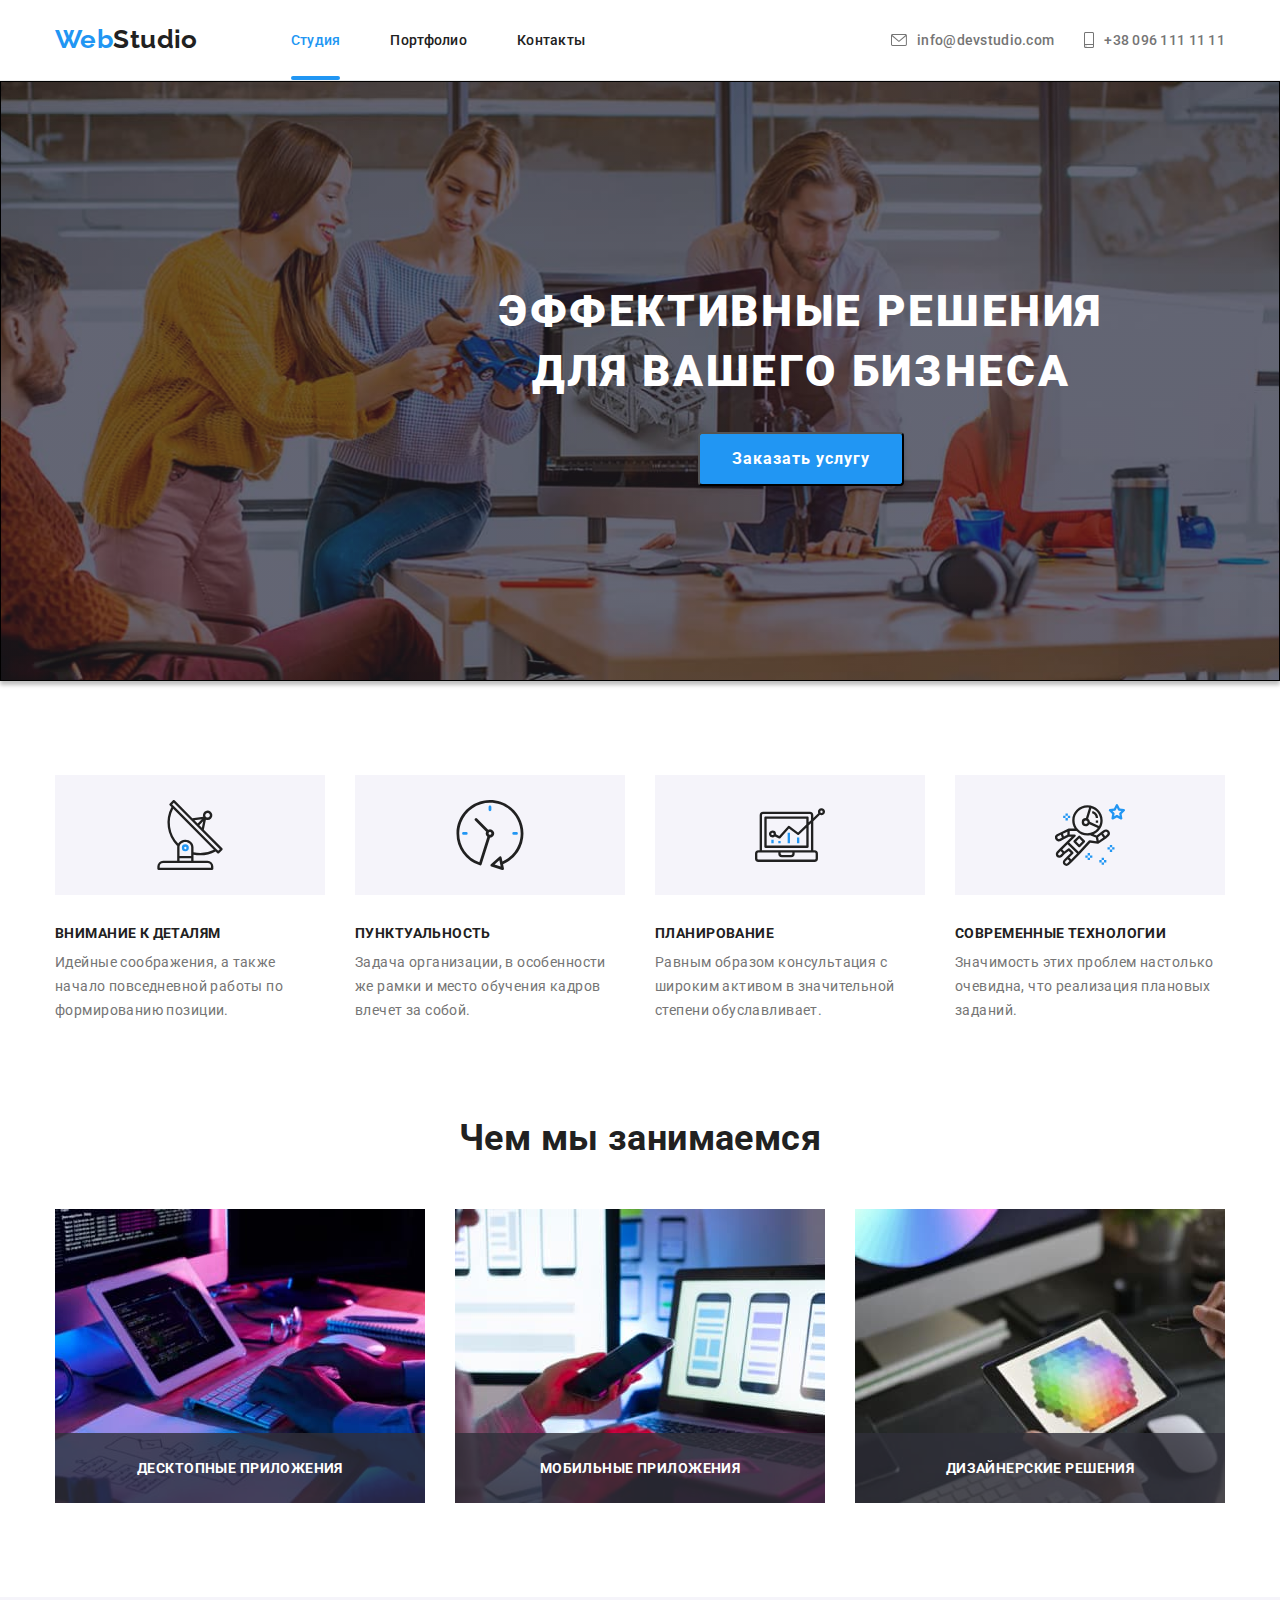
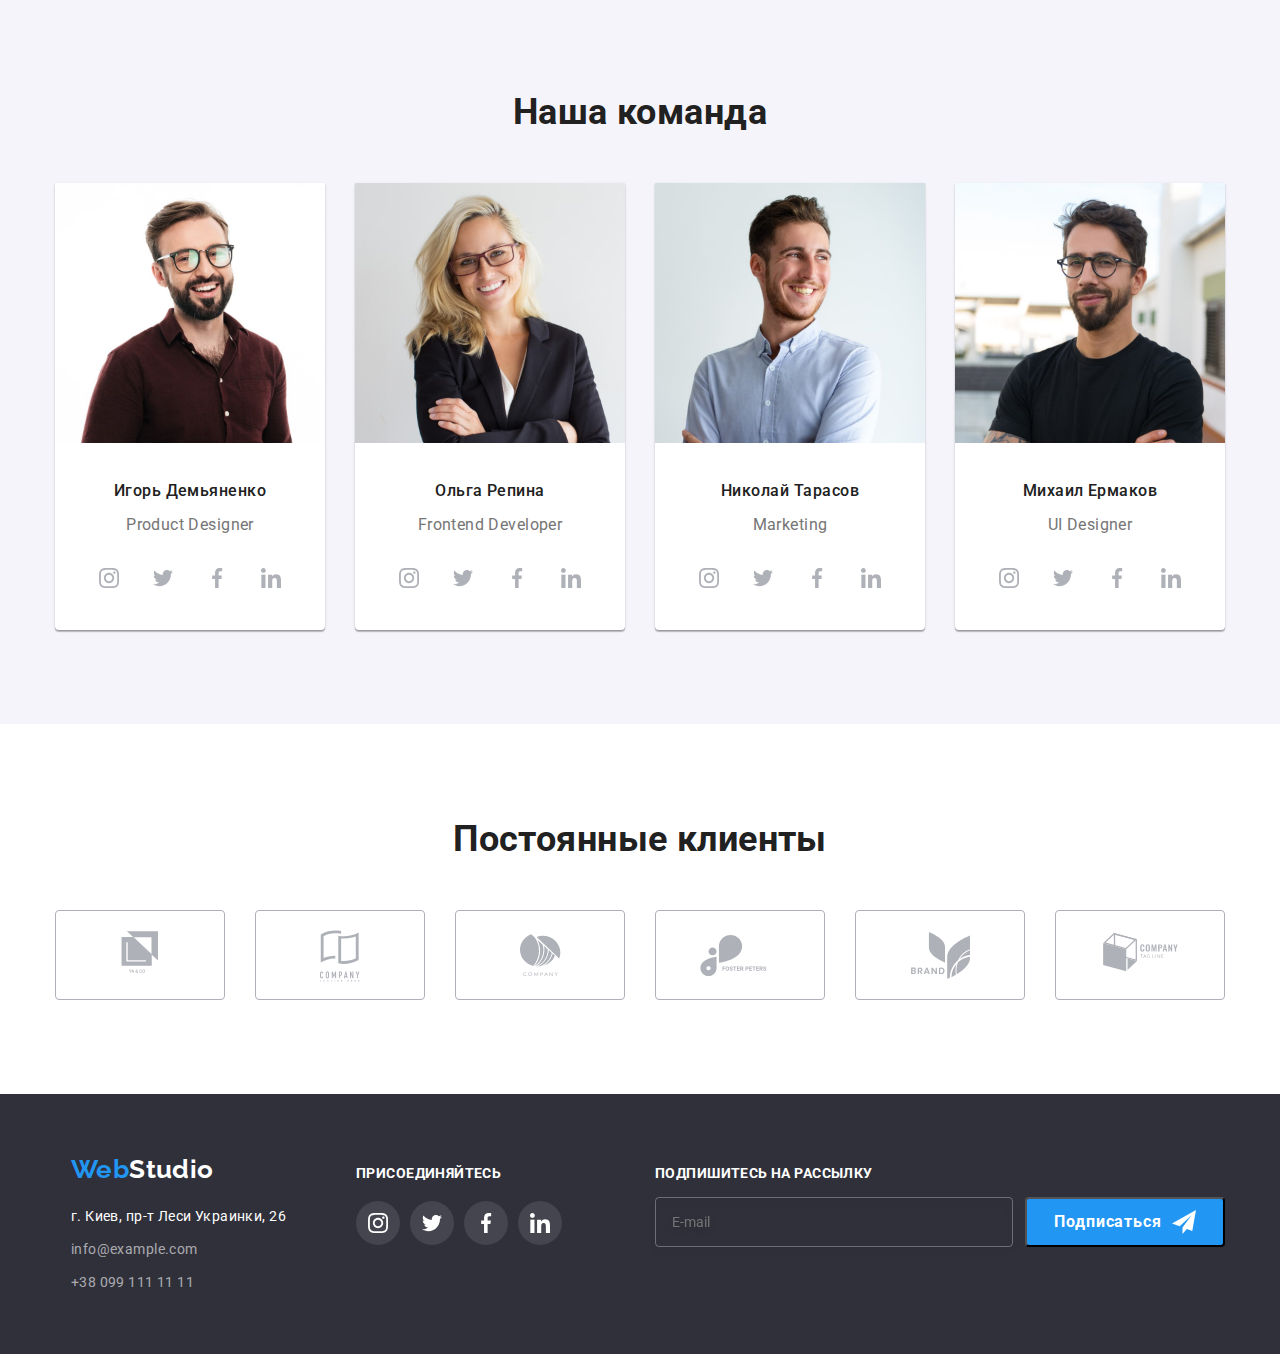
<file: index.html>
<!DOCTYPE html>
<html lang="ru">
  <head>
    <meta charset="UTF-8" />
    <meta name="viewport" content="width=device-width, initial-scale=1.0" />
    <title>Студия</title>
    <link
      href="https://fonts.googleapis.com/css2?family=Roboto:wght@400;500;700;900&display=swap"
      rel="stylesheet"
    />
    <link
      href="https://fonts.googleapis.com/css2?family=Raleway:wght@700&display=swap"
      rel="stylesheet"
    />
    <link
      href="https://cdnjs.cloudflare.com/ajax/libs/modern-normalize/1.0.0/modern-normalize.min.css"
      rel="stylesheet"
    />

    <link rel="stylesheet" href="./CSS/main.min.css" />
  </head>
  <body>
    <header class="header">
      <div class="container header__conteiner">
        <nav class="header__navigation">
          <a href="index.html" class="link logo"
            >Web<span class="header__logo">Studio</span></a
          >
          <ul class="list">
            <li class="header__item">
              <a href="./index.html" class="link current-page">Студия</a>
            </li>
            <li class="header__item">
              <a href="./portfolio.html" class="link">Портфолио</a>
            </li>
            <li class="header__item">
              <a href="" class="link">Контакты</a>
            </li>
          </ul>
        </nav>

        <ul class="list">
          <li class="header__contact">
            <a
              href="mailto:info@devstudio.com"
              class="link header__contact-link"
            >
              <svg class="header__icon-mail">
                <use href="./images/icons/sprite.svg#envelope"></use>
              </svg>
              info@devstudio.com</a
            >
          </li>
          <li class="header__contact">
            <a href="tel:+380961111111" class="link header__contact-link">
              <svg class="header__icon-tel">
                <use href="./images/icons/sprite.svg#smartphone"></use>
              </svg>
              +38 096 111 11 11
            </a>
          </li>
        </ul>
      </div>
    </header>
    <main>
      <section class="hero">
        <div class="hero__content">
          <h1 class="hero__title">Эффективные решения для вашего бизнеса</h1>
          <button class="hero__btn" data-modal-open>Заказать услугу</button>
        </div>
      </section>

      <section class="skills">
        <div class="container">
          <ul class="list">
            <li class="skills__item skills__icon-antenna">
              <h3 class="skills__title">Внимание к деталям</h3>
              <p class="skills__text">
                Идейные соображения, а также начало повседневной работы по
                формированию позиции.
              </p>
            </li>
            <li class="skills__item skills__icon-clock">
              <h3 class="skills__title">Пунктуальность</h3>
              <p class="skills__text">
                Задача организации, в особенности же рамки и место обучения
                кадров влечет за собой.
              </p>
            </li>
            <li class="skills__item skills__icon-diagram">
              <h3 class="skills__title">Планирование</h3>
              <p class="skills__text">
                Равным образом консультация с широким активом в значительной
                степени обуславливает.
              </p>
            </li>
            <li class="skills__item skills__icon-astronaut">
              <h3 class="skills__title">Современные технологии</h3>
              <p class="skills__text">
                Значимость этих проблем настолько очевидна, что реализация
                плановых заданий.
              </p>
            </li>
          </ul>
        </div>
      </section>

      <!--Чем мы занимаемся-->

      <section class="about">
        <div class="container">
          <h2 class="section-title">Чем мы занимаемся</h2>
          <ul class="list about__list">
            <li class="about__item">
              <div class="about__overlay">
                <h3 class="about__overlay-text">Десктопные приложения</h3>
              </div>
              <img
                src="./images/tab_code.jpg"
                alt="tab_code"
                width="370"
                height="294"
              />
            </li>
            <li class="about__item">
              <div class="about__overlay">
                <h3 class="about__overlay-text">Мобильные приложения</h3>
              </div>
              <img
                src="./images/mobile_device.jpg"
                alt="mobile_device"
                width="370"
                height="294"
              />
            </li>
            <li class="about__item">
              <div class="about__overlay">
                <h3 class="about__overlay-text">Дизайнерские решения</h3>
              </div>
              <img
                src="./images/tab_color.jpg"
                alt="tab_color"
                width="370"
                height="294"
              />
            </li>
          </ul>
        </div>
      </section>

      <section class="team">
        <div class="container">
          <h2 class="section-title">Наша команда</h2>
          <ul class="list team__list">
            <li class="team__card">
              <img
                src="./images/igor.jpg"
                alt="igor"
                width="270"
                height="260"
              />
              <div class="team__item-box">
                <h3 class="team__name">Игорь Демьяненко</h3>
                <p class="team__role-description" lang="en">Product Designer</p>
                <ul class="list social-icons">
                  <li class="social-icons__item">
                    <a
                      class="social-icons__link"
                      href="https://www.instagram.com/"
                      target="_blank"
                      rel="noopener noreferer"
                      aria-label="instagram"
                    >
                      <svg class="social-icons__svg">
                        <use href="./images/icons/sprite.svg#instagram"></use>
                      </svg>
                    </a>
                  </li>
                  <li class="social-icons__item">
                    <a
                      class="social-icons__link"
                      href="https://www.twitter.com/"
                      target="_blank"
                      rel="noopener noreferer"
                      aria-label="twitter"
                      ><svg class="social-icons__svg">
                        <use href="./images/icons/sprite.svg#twitter"></use>
                      </svg>
                    </a>
                  </li>
                  <li class="social-icons__item">
                    <a
                      class="social-icons__link"
                      href="https://www.facebook.com/"
                      target="_blank"
                      rel="noopener noreferer"
                      aria-label="facebook"
                      ><svg class="social-icons__svg">
                        <use href="./images/icons/sprite.svg#facebook"></use>
                      </svg>
                    </a>
                  </li>
                  <li class="social-icons__item">
                    <a
                      class="social-icons__link"
                      href="https://www.linkedin.com/"
                      target="_blank"
                      rel="noopener noreferer"
                      aria-label="linkedin"
                      ><svg class="social-icons__svg">
                        <use href="./images/icons/sprite.svg#linkedin"></use>
                      </svg>
                    </a>
                  </li>
                </ul>
              </div>
            </li>
            <li class="team__card">
              <img
                src="./images/olga.jpg"
                alt="olga"
                width="270"
                height="260"
              />
              <div class="team__item-box">
                <h3 class="team__name">Ольга Репина</h3>
                <p class="team__role-description" lang="en">
                  Frontend Developer
                </p>
                <ul class="list social-icons">
                  <li class="social-icons__item">
                    <a
                      class="social-icons__link"
                      href="https://www.instagram.com/"
                      target="_blank"
                      rel="noopener noreferer"
                      aria-label="instagram"
                    >
                      <svg class="social-icons__svg">
                        <use href="./images/icons/sprite.svg#instagram"></use>
                      </svg>
                    </a>
                  </li>
                  <li class="social-icons__item">
                    <a
                      class="social-icons__link"
                      href="https://www.twitter.com/"
                      target="_blank"
                      rel="noopener noreferer"
                      aria-label="twitter"
                      ><svg class="social-icons__svg">
                        <use href="./images/icons/sprite.svg#twitter"></use>
                      </svg>
                    </a>
                  </li>
                  <li class="social-icons__item">
                    <a
                      class="social-icons__link"
                      href="https://www.facebook.com/"
                      target="_blank"
                      rel="noopener noreferer"
                      aria-label="facebook"
                      ><svg class="social-icons__svg">
                        <use href="./images/icons/sprite.svg#facebook"></use>
                      </svg>
                    </a>
                  </li>
                  <li class="social-icons__item">
                    <a
                      class="social-icons__link"
                      href="https://www.linkedin.com/"
                      target="_blank"
                      rel="noopener noreferer"
                      aria-label="linkedin"
                      ><svg class="social-icons__svg">
                        <use href="./images/icons/sprite.svg#linkedin"></use>
                      </svg>
                    </a>
                  </li>
                </ul>
              </div>
            </li>
            <li class="team__card">
              <img
                src="./images/nikolay.jpg"
                alt="nikolay"
                width="270"
                height="260"
              />
              <div class="team__item-box">
                <h3 class="team__name">Николай Тарасов</h3>
                <p class="team__role-description" lang="en">Marketing</p>
                <ul class="list social-icons">
                  <li class="social-icons__item">
                    <a
                      class="social-icons__link"
                      href="https://www.instagram.com/"
                      target="_blank"
                      rel="noopener noreferer"
                      aria-label="instagram"
                    >
                      <svg class="social-icons__svg">
                        <use href="./images/icons/sprite.svg#instagram"></use>
                      </svg>
                    </a>
                  </li>
                  <li class="social-icons__item">
                    <a
                      class="social-icons__link"
                      href="https://www.twitter.com/"
                      target="_blank"
                      rel="noopener noreferer"
                      aria-label="twitter"
                      ><svg class="social-icons__svg">
                        <use href="./images/icons/sprite.svg#twitter"></use>
                      </svg>
                    </a>
                  </li>
                  <li class="social-icons__item">
                    <a
                      class="social-icons__link"
                      href="https://www.facebook.com/"
                      target="_blank"
                      rel="noopener noreferer"
                      aria-label="facebook"
                      ><svg class="social-icons__svg">
                        <use href="./images/icons/sprite.svg#facebook"></use>
                      </svg>
                    </a>
                  </li>
                  <li class="social-icons__item">
                    <a
                      class="social-icons__link"
                      href="https://www.linkedin.com/"
                      target="_blank"
                      rel="noopener noreferer"
                      aria-label="linkedin"
                      ><svg class="social-icons__svg">
                        <use href="./images/icons/sprite.svg#linkedin"></use>
                      </svg>
                    </a>
                  </li>
                </ul>
              </div>
            </li>
            <li class="team__card">
              <img
                src="./images/mihail.jpg"
                alt="mihail"
                width="270"
                height="260"
              />
              <div class="team__item-box">
                <h3 class="team__name">Михаил Ермаков</h3>
                <p class="team__role-description" lang="en">UI Designer</p>
                <ul class="list social-icons">
                  <li class="social-icons__item">
                    <a
                      class="social-icons__link"
                      href="https://www.instagram.com/"
                      target="_blank"
                      rel="noopener noreferer"
                      aria-label="instagram"
                    >
                      <svg class="social-icons__svg">
                        <use href="./images/icons/sprite.svg#instagram"></use>
                      </svg>
                    </a>
                  </li>
                  <li class="social-icons__item">
                    <a
                      class="social-icons__link"
                      href="https://www.twitter.com/"
                      target="_blank"
                      rel="noopener noreferer"
                      aria-label="twitter"
                      ><svg class="social-icons__svg">
                        <use href="./images/icons/sprite.svg#twitter"></use>
                      </svg>
                    </a>
                  </li>
                  <li class="social-icons__item">
                    <a
                      class="social-icons__link"
                      href="https://www.facebook.com/"
                      target="_blank"
                      rel="noopener noreferer"
                      aria-label="facebook"
                      ><svg class="social-icons__svg">
                        <use href="./images/icons/sprite.svg#facebook"></use>
                      </svg>
                    </a>
                  </li>
                  <li class="social-icons__item">
                    <a
                      class="social-icons__link"
                      href="https://www.linkedin.com/"
                      target="_blank"
                      rel="noopener noreferer"
                      aria-label="linkedin"
                      ><svg class="social-icons__svg">
                        <use href="./images/icons/sprite.svg#linkedin"></use>
                      </svg>
                    </a>
                  </li>
                </ul>
              </div>
            </li>
          </ul>
        </div>
      </section>
      <section class="clients">
        <div class="container">
          <h2 class="section-title">Постоянные клиенты</h2>
          <ul class="list clients__list">
            <li class="clients__item">
              <a
                class="clients__link"
                href=""
                target="_blank"
                rel="noopener noreferer"
              >
                <svg
                  class="clients__icon"
                  height="49.226806640625px"
                  width="44.269989013671875px"
                >
                  <use href="./images/icons/sprite.svg#logo-1"></use>
                </svg>
              </a>
            </li>
            <li class="clients__item">
              <a
                class="clients__link"
                href=""
                target="_blank"
                rel="noopener noreferer"
              >
                <svg class="clients__icon" height="52px" width="40px">
                  <use href="./images/icons/sprite.svg#logo-2"></use>
                </svg>
              </a>
            </li>
            <li class="clients__item">
              <a
                class="clients__link"
                href=""
                target="_blank"
                rel="noopener noreferer"
              >
                <svg class="clients__icon" height="42.6px" width="41px">
                  <use href="./images/icons/sprite.svg#logo-3"></use>
                </svg>
              </a>
            </li>
            <li class="clients__item">
              <a
                class="clients__link"
                href=""
                target="_blank"
                rel="noopener noreferer"
              >
                <svg class="clients__icon" height="42.02px" width="79.66px">
                  <use href="./images/icons/sprite.svg#logo-4"></use>
                </svg>
              </a>
            </li>
            <li class="clients__item">
              <a
                class="clients__link"
                href=""
                target="_blank"
                rel="noopener noreferer"
              >
                <svg class="clients__icon" height="47px" width="59px">
                  <use href="./images/icons/sprite.svg#logo-5"></use>
                </svg>
              </a>
            </li>
            <li class="clients__item">
              <a
                class="clients__link"
                href=""
                target="_blank"
                rel="noopener noreferer"
              >
                <svg class="clients__icon" height="45.44px" width="88.48px">
                  <use href="./images/icons/sprite.svg#logo-6"></use>
                </svg>
              </a>
            </li>
          </ul>
        </div>
      </section>
    </main>
    <footer class="footer">
      <section class="container">
        <div>
          <a href="index.html" class="link logo"
            >Web<span class="footer__logo">Studio</span></a
          >
          <address>
            <a
              class="link footer__address"
              href="https://goo.gl/maps/m2TophCUb2dNiUJZ7"
              target="_blank"
              rel="noopener noreferer"
              >г. Киев, пр-т Леси Украинки, 26</a
            >
            <ul class="list footer__address-list">
              <li class="footer__mail-tele-address">
                <a href="mailto:info@example.com" class="link"
                  >info@example.com</a
                >
              </li>
              <li class="footer__mail-tele-address">
                <a href="tel:+380991111111" class="link">+38 099 111 11 11</a>
              </li>
            </ul>
          </address>
        </div>
        <div class="footer__social-thumb">
          <h3 class="skills__title">присоединяйтесь</h3>
          <ul class="list social-icons">
            <li class="social-icons__item">
              <a
                class="social-icons__link"
                href="https://www.instagram.com/"
                target="_blank"
                rel="noopener noreferer"
                aria-label="instagram"
              >
                <svg class="social-icons__svg">
                  <use href="./images/icons/sprite.svg#instagram"></use>
                </svg>
              </a>
            </li>
            <li class="social-icons__item">
              <a
                class="social-icons__link"
                href="https://www.twitter.com/"
                target="_blank"
                rel="noopener noreferer"
                aria-label="twitter"
                ><svg class="social-icons__svg">
                  <use href="./images/icons/sprite.svg#twitter"></use>
                </svg>
              </a>
            </li>
            <li class="social-icons__item">
              <a
                class="social-icons__link"
                href="https://www.facebook.com/"
                target="_blank"
                rel="noopener noreferer"
                aria-label="facebook"
                ><svg class="social-icons__svg">
                  <use href="./images/icons/sprite.svg#facebook"></use>
                </svg>
              </a>
            </li>
            <li class="social-icons__item">
              <a
                class="social-icons__link"
                href="https://www.linkedin.com/"
                target="_blank"
                rel="noopener noreferer"
                aria-label="linkedin"
                ><svg class="social-icons__svg">
                  <use href="./images/icons/sprite.svg#linkedin"></use>
                </svg>
              </a>
            </li>
          </ul>
        </div>
        <div class="footer__signature-thumb">
          <h3 class="skills__title">Подпишитесь на рассылку</h3>
          <form class="signature-thumb">
            <label>
              <input
                class="signature-thumb__mail"
                type="email"
                name="mail"
                placeholder="E-mail"
              />
            </label>
            <button class="signature-thumb__btn" type="submit">
              Подписаться
            </button>
          </form>
        </div>
      </section>
    </footer>

    <!--Modal Window-->

    <div class="backdrop is-hidden" data-modal>
      <div class="modal">
        <button class="modal__btn-close" data-modal-close>
          <svg width="11" height="11">
            <use href="./images/icons/sprite.svg#modal-close"></use>
          </svg>
        </button>
        <h2 class="modal__title">Оставьте свои данные, мы вам перезвоним</h2>

        <form class="modal__form">
          <div class="modal__input">
            <label class="modal__lable-txt" for="name">Имя</label>
            <input
              class="modal-input-label"
              type="text"
              name="name"
              id="name"
            />
            <div class="modal-input-icon">
              <svg width="18" height="18">
                <use href="./images/icons/sprite.svg#modal-person"></use>
              </svg>
            </div>
          </div>

          <div class="modal__input">
            <label class="modal__lable-txt" for="tel">Телефон</label>
            <input class="modal-input-label" type="tel" name="tel" id="tel" />
            <div class="modal-input-icon">
              <svg width="18" height="18">
                <use href="./images/icons/sprite.svg#modal-phone"></use>
              </svg>
            </div>
          </div>

          <div class="modal__input">
            <label class="modal__lable-txt" for="mail">Почта</label>
            <input
              class="modal-input-label"
              type="email"
              name="mail"
              id="mail"
            />
            <div class="modal-input-icon">
              <svg width="18" height="18">
                <use href="./images/icons/sprite.svg#modal-email"></use>
              </svg>
            </div>
          </div>

          <div class="modal__input">
            <label class="modal__lable-txt" for="comment">Комментарий</label>
            <textarea
              class="modal__comment-box"
              name="comment"
              id="comment"
              placeholder="Введите текст"
              rows="6"
              cols="10"
              style="margin: 0px 0px; height: 120px; width: 371px"
            ></textarea>
          </div>

          <div class="checkbox">
            <label>
              <input
                type="checkbox"
                name="checkbox"
                class="checkbox__old visually-hidden"
              />
              <span class="checkbox__text">
                Соглашаюсь с рассылкой и принимаю
                <a href=" " class="checkbox__link" title="Условия договора"
                  >Условия договора</a
                >
              </span>
              <span class="checkbox__icon">
                <svg class="checkbox__icon-svg">
                  <use href="./images/icons/sprite.svg#checkbox-icon"></use>
                </svg>
              </span>
            </label>
          </div>
          <button class="modal__btn">Отправить</button>
        </form>
      </div>
    </div>
    <script src="./js/modal.js"></script>
  </body>
</html>
</file>
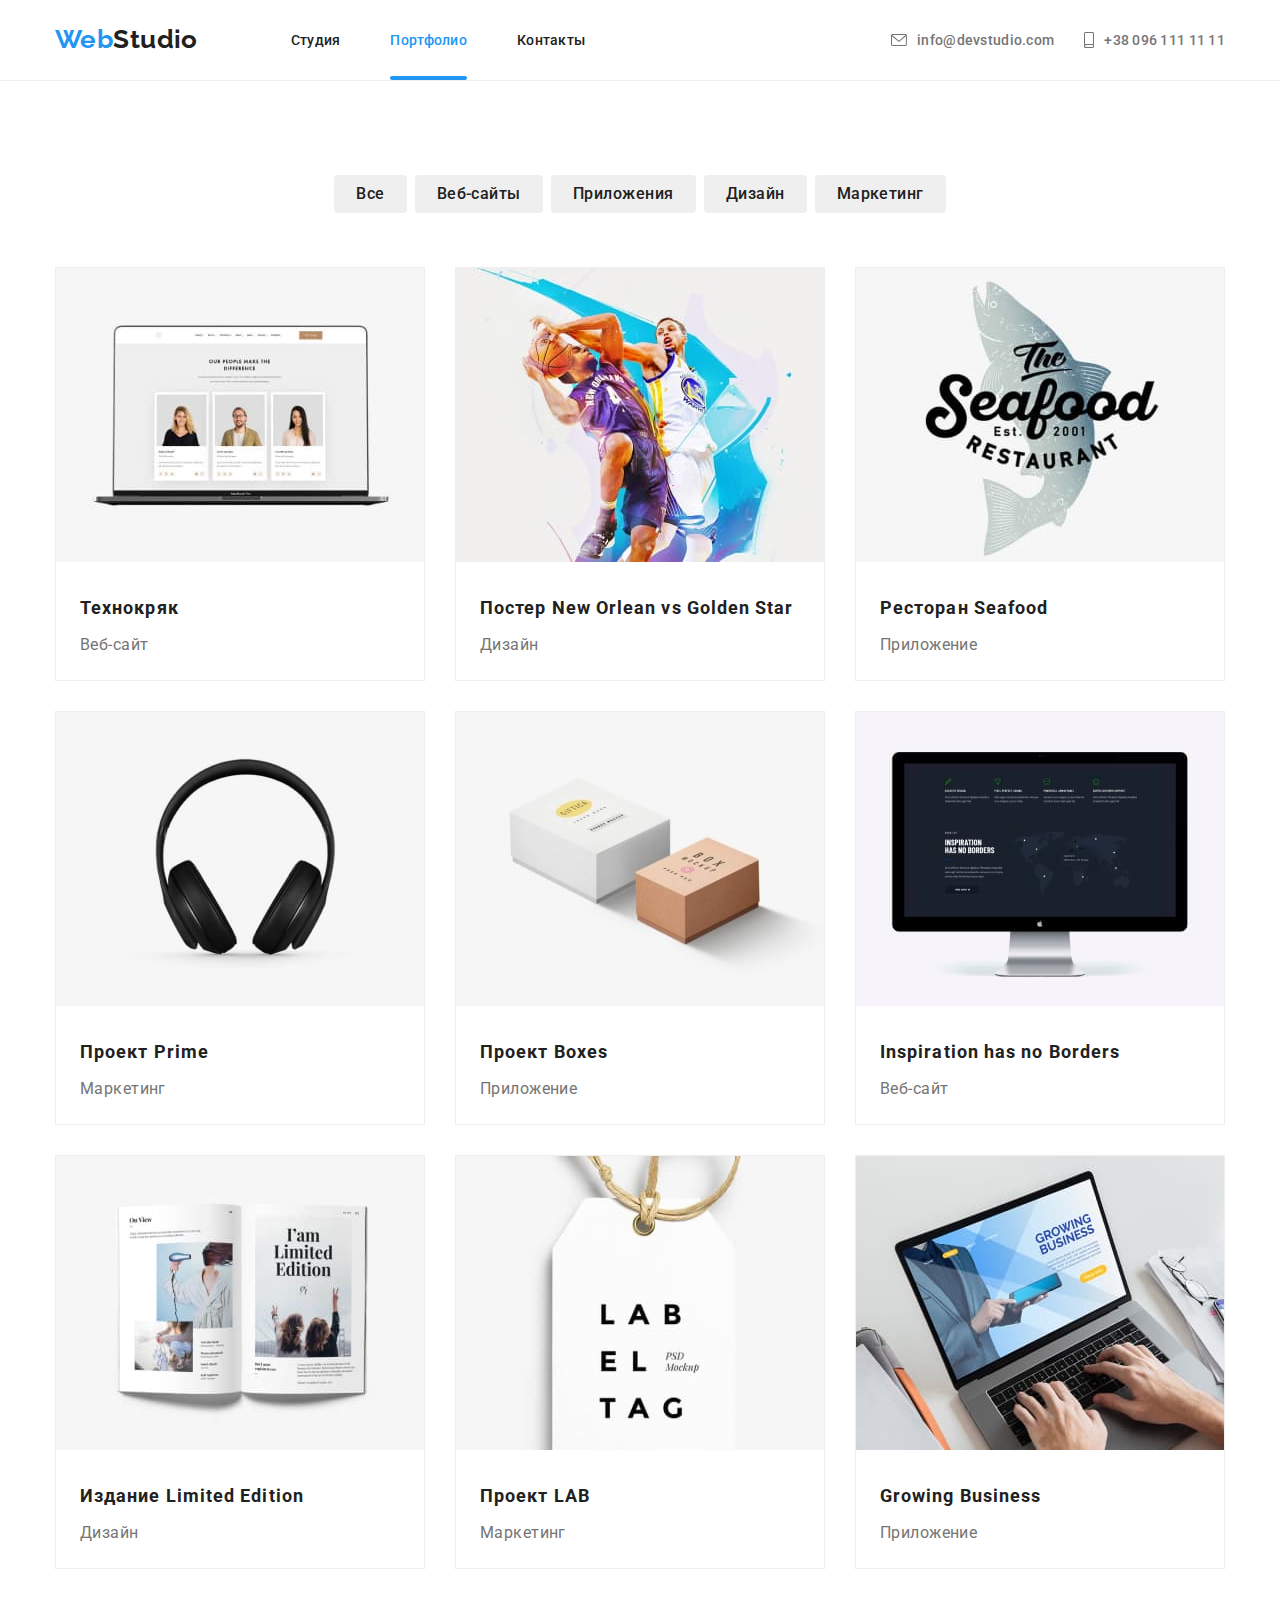
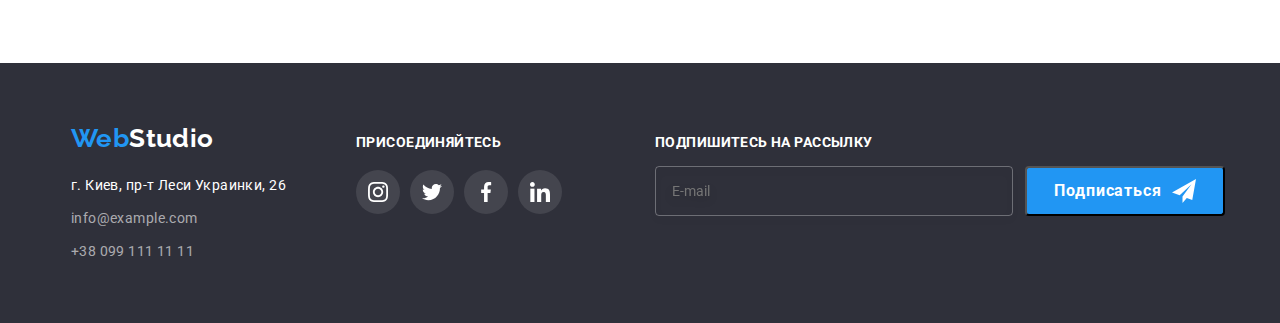
<file: portfolio.html>
<!DOCTYPE html>
<html lang="ru">
  <head>
    <meta charset="UTF-8" />
    <meta name="viewport" content="width=device-width, initial-scale=1.0" />
    <title>Портфолио</title>
    <link
      href="https://fonts.googleapis.com/css2?family=Roboto:wght@400;500;700;900&display=swap"
      rel="stylesheet"
    />
    <link
      href="https://fonts.googleapis.com/css2?family=Raleway:wght@700&display=swap"
      rel="stylesheet"
    />
    <link
      href="https://cdnjs.cloudflare.com/ajax/libs/modern-normalize/1.0.0/modern-normalize.min.css"
      rel="stylesheet"
    />

    <link rel="stylesheet" href="./CSS/main.min.css" />
  </head>

  <body>
    <header class="header">
      <div class="container header__conteiner">
        <nav class="header__navigation">
            <a href="index.html" class="link logo"
              >Web<span class="header__logo">Studio</span></a
            >
          <ul class="list">
            <li class="header__item">
              <a href="./index.html" class="link">Студия</a>
            </li>
            <li class="header__item">
              <a href="./portfolio.html" class="link current-page">Портфолио</a>
            </li>
            <li class="header__item">
              <a href="" class="link">Контакты</a>
            </li>
          </ul>
        </nav>

        <ul class="list heder-contact">
          <li class="header__contact">
            <a href="mailto:info@devstudio.com" class="link header__contact-link">
              <svg class="header__icon-mail">
                <use href="./images/icons/sprite.svg#envelope"></use>
              </svg>
              info@devstudio.com</a
            >
          </li>
          <li class="hader__contact">
            <a href="tel:+380961111111" class="link header__contact-link">
              <svg class="header__icon-tel">
                <use href="./images/icons/sprite.svg#smartphone"></use>
              </svg>
              +38 096 111 11 11
            </a>
          </li>
        </ul>
      </div>
    </header>
    <main>
      <section class="portfolio">
        <div class="container">
          <ul class="list index-list">
            <li class="index-list__item">
              <button class="index-list__btn" type="button">Все</button>
            </li>
            <li class="index-list__item">
              <button class="index-list__btn" type="button">Веб-сайты</button>
            </li>
            <li class="index-list__item">
              <button class="index-list__btn" type="button">Приложения</button>
            </li>
            <li class="index-list__item">
              <button class="index-list__btn" type="button">Дизайн</button>
            </li>
            <li class="index-list__item">
              <button class="index-list__btn" type="button">Маркетинг</button>
            </li>
          </ul>
          <ul class="list samples">
            <li class="samples__item">
              <a href="" class="samples__link">
              <div class="samples__img-wrap">
                <img src="./images/portfolio/1.jpg" alt="Технокряк" />

                <div class="samples__popup-window">
                  <p class="samples__popup-text">
                    Весь день искал дома сосиски, но так и не нашел. Потом посмотрел на
                    довольное лицо тестя и понял: сосиски в тесте.
                  </p>
                </div>
              </div>
              <div class="samples__text-cell">
                <h1 class="samples__text-title">Технокряк</h1>
                <p class="samples__text-description">Веб-сайт</p>
              </div>
              </a>
            </li>
            <li class="samples__item">
              <a href="" class="samples__link">
                <div class="samples__img-wrap">
                <img
                src="./images/portfolio/2.jpg"
                alt="Постер New Orlean vs
              Golden Star"
              />
              <div class="samples__popup-window">
                <p class="samples__popup-text">
                  Сидит на ветке укуренная белка, мимо катится укуренный ежик. Спрашивает белку:
                  — Где?
                  Белка (указывая лапкой)
                  — Там!!!
                  Еж и покатился туда. Затем возврещается и спрашивает:
                  — А что "там"?
                  Белка:
                  — ГДЕ?
                </p>
                </div>
                </div>
              <div class="samples__text-cell">
                <h1 class="samples__text-title">
                  Постер New Orlean vs Golden Star
                </h1>
                <p class="samples__text-description">Дизайн</p>
              </div>
              </a>
            </li>
            <li class="samples__item">
              <a href="" class="samples__link">
                <div class="samples__img-wrap">
              <img src="./images/portfolio/3.jpg" alt="Ресторан Seafood" />
              <div class="samples__popup-window">
                <p class="samples__popup-text">
                  - А ты правда фрилансер? Скажи что-нибудь по-фрилансерски!
                  - Мне тяжело говорить, я почти неделю ничего не ел.
                </p>
              </div>
              </div>
              <div class="samples__text-cell">
                <h1 class="samples__text-title">Ресторан Seafood</h1>
                <p class="samples__text-description">Приложение</p>
              </div>
              </a>
            </li>
            <li class="samples__item">
              <a href="" class="samples__link">
                <div class="samples__img-wrap">
              <img src="./images/portfolio/4.jpg" alt="Проект Prime" />
              <div class="samples__popup-window">
                <p class="samples__popup-text">
                Он так радовался, что у него появилась любовница, что не сдержался и рассказал жене.
                </p>
              </div>
              </div>
              <div class="samples__text-cell">
                <h1 class="samples__text-title">Проект Prime</h1>
                <p class="samples__text-description">Маркетинг</p>
              </div>
              </a>
            </li>
            <li class="samples__item">
              <a href="" class="samples__link">
                <div class="samples__img-wrap">
              <img src="./images/portfolio/5.jpg" alt="Проект Boxes" />
              <div class="samples__popup-window">
                <p class="samples__popup-text">
                  Относись к людям так, как хочешь, потому что них@ра они не будут относиться к тебе так же, как относишься ты.
                </p>
              </div>
              </div>
              <div class="samples__text-cell">
                <h1 class="samples__text-title">Проект Boxes</h1>
                <p class="samples__text-description">Приложение</p>
              </div>
              </a>
            </li>
            <li class="samples__item">
              <a href="" class="samples__link">
                <div class="samples__img-wrap">
              <img
                src="./images/portfolio/6.jpg"
                alt="Inspiration has no Borders"
              />
              <div class="samples__popup-window">
                <p class="samples__popup-text">
                  Когда будете жаловаться на свою работу, вспомните о том, что существует позиция директора по развитию бизнеса в ICQ.
                </p>
              </div>
              </div>
              <div class="samples__text-cell">
                <h1 class="samples__text-title">
                  Inspiration has no Borders
                </h1>
                <p class="samples__text-description">Веб-сайт</p>
              </div>
              </a>
            </li>
            <li class="samples__item">
              <a href="" class="samples__link">
                <div class="samples__img-wrap">
              <img
                src="./images/portfolio/7.jpg"
                alt="Издание Limited Edition"
              />
              <div class="samples__popup-window">
                <p class="samples__popup-text">
                  - Мы живем на стыке эпох!
                  - Что он сказал?
                  - Он сказал: мы живем на стыке и пох!
                </p>
              </div>
              </div>
              <div class="samples__text-cell">
                <h1 class="samples__text-title">
                  Издание Limited Edition
                </h1>
                <p class="samples__text-description">Дизайн</p>
              </div>
              </a>
            </li>
            <li class="samples__item">
              <a href="" class="samples__link">
                <div class="samples__img-wrap">
              <img src="./images/portfolio/9.jpg" alt="Проект LAB" />
              <div class="samples__popup-window">
                <p class="samples__popup-text">
                  В целом наблюдается отрицательный спад устойчивого роста уменьшения подъема числа заболевших на душу умерших после
                  выздоровления.
                </p>
              </div>
              </div>
              <div class="samples__text-cell">
                <h1 class="samples__text-title">Проект LAB</h1>
                <p class="samples__text-description">Маркетинг</p>
              </div>
              </a>
            </li>
            <li class="samples__item">
              <a href="" class="samples__link">
                <div class="samples__img-wrap">
              <img src="./images/portfolio/8.jpg" alt="Growing Business" />
              <div class="samples__popup-window">
                <p class="samples__popup-text">
                  Если вы знакомитесь в Интернете с симпатичной женщиной и на вопрос, какой у неё IQ, она отвечает: "Четвёртый…", ничего
                  больше не объясняйте, не задавайте ей никаких вопросов, просто зовите в гости!
                </p>
              </div>
              </div>
              <div class="samples__text-cell">
                <h1 class="samples__text-title">Growing Business</h1>
                <p class="samples__text-description">Приложение</p>
              </div>
              </a>
            </li>
          </ul>
        </div>
      </section>
    </main>
      <footer class="footer">
        <section class="container">
          <div>
            <a href="index.html" class="link logo">Web<span class="footer__logo">Studio</span></a>
            <address>
              <a class="link footer__address" href="https://goo.gl/maps/m2TophCUb2dNiUJZ7" target="_blank"
                rel="noopener noreferer">г. Киев, пр-т Леси Украинки, 26</a>
              <ul class="list footer__address-list">
                <li class="footer__mail-tele-address">
                  <a href="mailto:info@example.com" class="link">info@example.com</a>
                </li>
                <li class="footer__mail-tele-address">
                  <a href="tel:+380991111111" class="link">+38 099 111 11 11</a>
                </li>
              </ul>
            </address>
          </div>
          <div class="footer__social-thumb">
            <h3 class="skills__title">присоединяйтесь</h3>
            <ul class="list social-icons">
              <li class="social-icons__item">
                <a class="social-icons__link" href="https://www.instagram.com/" target="_blank" rel="noopener noreferer"
                  aria-label="instagram">
                  <svg class="social-icons__svg">
                    <use href="./images/icons/sprite.svg#instagram"></use>
                  </svg>
                </a>
              </li>
              <li class="social-icons__item">
                <a class="social-icons__link" href="https://www.twitter.com/" target="_blank" rel="noopener noreferer"
                  aria-label="twitter"><svg class="social-icons__svg">
                    <use href="./images/icons/sprite.svg#twitter"></use>
                  </svg>
                </a>
              </li>
              <li class="social-icons__item">
                <a class="social-icons__link" href="https://www.facebook.com/" target="_blank" rel="noopener noreferer"
                  aria-label="facebook"><svg class="social-icons__svg">
                    <use href="./images/icons/sprite.svg#facebook"></use>
                  </svg>
                </a>
              </li>
              <li class="social-icons__item">
                <a class="social-icons__link" href="https://www.linkedin.com/" target="_blank" rel="noopener noreferer"
                  aria-label="linkedin"><svg class="social-icons__svg">
                    <use href="./images/icons/sprite.svg#linkedin"></use>
                  </svg>
                </a>
              </li>
            </ul>
          </div>
          <div class="footer__signature-thumb">
            <h3 class="skills__title">Подпишитесь на рассылку</h3>
            <form class="signature-thumb">
              <label>
                <input class="signature-thumb__mail" type="email" name="mail" placeholder="E-mail" />
              </label>
              <button class="signature-thumb__btn" type="submit">
                Подписаться
              </button>
            </form>
          </div>
        </section>
      </footer>
  </body>
</html>
</file>
<file: CSS/main.min.css>
html{-webkit-box-sizing:border-box;box-sizing:border-box}*,*::before,*::after{-webkit-box-sizing:border-box;box-sizing:border-box}body{font-family:"Roboto",sans-serif;font-size:14px;line-height:1.714;letter-spacing:0.03em;color:#757575}h1,h2,h3,h4{margin-top:0}img{margin:0}p{margin:0}a{display:block}textarea{resize:none}.container{width:1200px;padding-left:15px;padding-right:15px;margin-right:auto;margin-left:auto}.list{display:-webkit-box;display:-ms-flexbox;display:flex;list-style:none;margin:0;padding:0}.link{text-decoration:none;color:inherit;-webkit-transition-property:color;transition-property:color;-webkit-transition-duration:250ms;transition-duration:250ms;-webkit-transition-timing-function:cubic-bezier(0.4, 0, 0.2, 1);transition-timing-function:cubic-bezier(0.4, 0, 0.2, 1)}.link:hover,.link:focus{color:#2196f3}.current-page{color:#2196f3}.current-page::after{display:block;content:"";position:absolute;bottom:32px;width:100%;height:4px;background-color:#2196f3;border-radius:2px;-webkit-transform:scaleX(1);transform:scaleX(1);-webkit-transition-property:-webkit-transform;transition-property:-webkit-transform;transition-property:transform;transition-property:transform, -webkit-transform;-webkit-transition-duration:250ms;transition-duration:250ms;-webkit-transition-timing-function:cubic-bezier(0.4, 0, 0.2, 1);transition-timing-function:cubic-bezier(0.4, 0, 0.2, 1)}.current-page:hover::after,.current-page:focus::after,.current-page:active::after{-webkit-transform:scaleX(0);transform:scaleX(0)}.section-title{margin-bottom:50px;font-weight:700;font-size:36px;line-height:1.167;text-align:center;color:#212121}.logo{font-family:"Raleway",sans-serif;font-style:normal;font-weight:bold;font-size:26px;line-height:1.192;color:#2196f3}.visually-hidden{position:absolute;clip:rect(0 0 0 0);width:1px;height:1px;margin:-1px}.portfolio{padding-top:94px;padding-bottom:94px}.header{border-bottom:1px solid #ececec}.header__conteiner{display:-webkit-box;display:-ms-flexbox;display:flex;-webkit-box-pack:end;-ms-flex-pack:end;justify-content:flex-end;-webkit-box-align:center;-ms-flex-align:center;align-items:center}.header__navigation{display:-webkit-box;display:-ms-flexbox;display:flex;-webkit-box-align:center;-ms-flex-align:center;align-items:center;margin-right:auto;height:80px}.header__item{position:relative;padding-top:32px;padding-bottom:32px;font-weight:500;font-size:14px;line-height:1.143;letter-spacing:0.02em;color:#212121}.header__item:not(:last-child){margin-right:50px}.header .link{padding-top:32px;padding-bottom:32px}.header .logo{display:block;margin-right:93px;padding-top:24px;padding-bottom:25px}.header__logo{color:#212121}.header__contact-link{display:-webkit-box;display:-ms-flexbox;display:flex;-webkit-box-align:center;-ms-flex-align:center;align-items:center;font-style:normal;font-weight:500;font-size:14px;line-height:1.143;letter-spacing:0.02em}.header__contact:not(:last-child){margin-right:30px}.header__contact{-webkit-box-align:center;-ms-flex-align:center;align-items:center}.header__icon-mail{height:12px;width:16px;margin-right:10px;fill:#757575;-webkit-transition-property:fill;transition-property:fill;-webkit-transition-duration:250ms;transition-duration:250ms;-webkit-transition-timing-function:cubic-bezier(0.4, 0, 0.2, 1);transition-timing-function:cubic-bezier(0.4, 0, 0.2, 1)}.header__contact-link:hover .header__icon-mail,.header__contact-link:focus .header__icon-mail{fill:#2196f3}.header__icon-tel{height:16px;width:10px;margin-right:10px;fill:#757575;-webkit-transition-property:fill;transition-property:fill;-webkit-transition-duration:250ms;transition-duration:250ms;-webkit-transition-timing-function:cubic-bezier(0.4, 0, 0.2, 1);transition-timing-function:cubic-bezier(0.4, 0, 0.2, 1)}.header__contact-link:hover .header__icon-tel,.header__contact-link:focus .header__icon-tel{fill:#2196f3}.hero{padding:200px 452px;max-width:1600px;max-height:600px;margin-left:auto;margin-right:auto;background-color:#2f303a;background-image:radial-gradient(rgba(47,48,58,0.4), rgba(47,48,58,0.4)),url(../images/bg-hero.jpg);background-repeat:no-repeat;background-position:center;background-size:cover;border:1px solid #000000;-webkit-box-shadow:0px 4px 4px rgba(0,0,0,0.25);box-shadow:0px 4px 4px rgba(0,0,0,0.25)}.hero__content{width:696px}.hero__title{margin-bottom:0px;font-weight:900;font-size:44px;line-height:1.36;letter-spacing:0.06em;text-transform:uppercase;color:#fff;text-align:center}.hero__btn{-webkit-box-shadow:0px 4px 4px rgba(0,0,0,0.15);box-shadow:0px 4px 4px rgba(0,0,0,0.15);border-radius:4px;padding:10px 32px;margin-right:auto;margin-left:auto;margin-top:30px;font-family:inherit;font-weight:700;font-size:16px;line-height:1.87;display:-webkit-box;display:-ms-flexbox;display:flex;-webkit-box-align:center;-ms-flex-align:center;align-items:center;text-align:center;letter-spacing:0.06em;background-color:#2196f3;color:#fff}.about{padding-bottom:94px}.about__list .about__item:not(:last-child){margin-right:30px}.about__item{position:relative;height:294px}.about__overlay{display:-webkit-box;display:-ms-flexbox;display:flex;-webkit-box-align:center;-ms-flex-align:center;align-items:center;-webkit-box-pack:center;-ms-flex-pack:center;justify-content:center;position:absolute;width:100%;height:70px;bottom:0;background:rgba(47,48,58,0.8)}.about__overlay-text{margin:0;font-weight:bold;font-style:normal;font-size:14px;line-height:1.143;text-align:center;color:#fff;text-transform:uppercase}.skills{padding-top:94px;padding-bottom:94px}.skills__text{margin-top:0%;font-size:14px;line-height:1.71;color:#757575}.skills__title{margin-bottom:10px;font-weight:700;font-size:14px;line-height:1.143;color:#212121;text-transform:uppercase}.skills__item{display:-webkit-box;display:-ms-flexbox;display:flex;-webkit-box-orient:vertical;-webkit-box-direction:normal;-ms-flex-direction:column;flex-direction:column;width:270px}.skills__item:not(:last-child){margin-right:30px}.skills__item::before{display:block;content:"";height:120px;margin-bottom:30px;background:#f5f4fa;background-size:70px 70px;background-repeat:no-repeat;background-position:center}.skills__icon-antenna:before{background-image:url(../images/icons/antenna.svg)}.skills__icon-clock:before{background-image:url(../images/icons/clock.svg)}.skills__icon-diagram:before{background-image:url(../images/icons/diagram.svg)}.skills__icon-astronaut:before{background-image:url(../images/icons/astronaut.svg)}.team{padding-top:94px;padding-bottom:94px;background-color:#f5f4fa}.team__item-box{padding:30px 32px}.team__card{background:#fff;-webkit-box-shadow:0px 1px 3px rgba(0,0,0,0.12),0px 1px 1px rgba(0,0,0,0.14),0px 2px 1px rgba(0,0,0,0.2);box-shadow:0px 1px 3px rgba(0,0,0,0.12),0px 1px 1px rgba(0,0,0,0.14),0px 2px 1px rgba(0,0,0,0.2);border-radius:0px 0px 4px 4px}.team__card:not(:last-child){margin-right:30px}.team__list{margin-top:50px}.team__role-description{margin-top:10px;font-size:16px;text-align:center;line-height:1.87;color:#757575}.team__name{margin-bottom:0px;font-weight:500;font-size:16px;line-height:1.187;letter-spacing:0.03em;text-align:center;color:#212121}.social-icons{display:-webkit-box;display:-ms-flexbox;display:flex;-webkit-box-pack:center;-ms-flex-pack:center;justify-content:center;margin-top:16px}.social-icons__item{display:-webkit-box;display:-ms-flexbox;display:flex}.social-icons__item:not(:last-child){margin-right:10px}.social-icons__link{display:-webkit-box;display:-ms-flexbox;display:flex;-webkit-box-pack:center;-ms-flex-pack:center;justify-content:center;-webkit-box-align:center;-ms-flex-align:center;align-items:center;width:44px;height:44px;background-color:#fff;border-radius:50%;-webkit-transition-property:background-color;transition-property:background-color;-webkit-transition-duration:250ms;transition-duration:250ms;-webkit-transition-timing-function:cubic-bezier(0.4, 0, 0.2, 1);transition-timing-function:cubic-bezier(0.4, 0, 0.2, 1)}.social-icons__link:hover,.social-icons__link:focus{background-color:#2196f3}.social-icons__svg{width:20px;height:20px;fill:#afb1b8;-webkit-transition-property:fill;transition-property:fill;-webkit-transition-duration:250ms;transition-duration:250ms;-webkit-transition-timing-function:cubic-bezier(0.4, 0, 0.2, 1);transition-timing-function:cubic-bezier(0.4, 0, 0.2, 1)}.social-icons__link:hover .social-icons__svg,.social-icons__link:focus .social-icons__svg{fill:#fff}.clients{padding-top:94px;padding-bottom:94px}.clients__list{display:-webkit-box;display:-ms-flexbox;display:flex;margin-top:50px}.clients__item{display:inline-block;-webkit-box-pack:center;-ms-flex-pack:center;justify-content:center;-webkit-box-align:center;-ms-flex-align:center;align-items:center;-webkit-box-sizing:border-box;box-sizing:border-box;width:170px;height:90px;border:1px solid #afb1b8;border-radius:4px;-webkit-transition-property:border;transition-property:border;-webkit-transition-duration:250ms;transition-duration:250ms;-webkit-transition-timing-function:cubic-bezier(0.4, 0, 0.2, 1);transition-timing-function:cubic-bezier(0.4, 0, 0.2, 1)}.clients__item:not(:last-child){margin-right:30px}.clients__item:hover{border:1px solid #2196f3}.clients__link{display:-webkit-box;display:-ms-flexbox;display:flex;-webkit-box-pack:center;-ms-flex-pack:center;justify-content:center;-webkit-box-align:center;-ms-flex-align:center;align-items:center;height:90px}.clients__icon{fill:#afb1b8;-webkit-transition-property:fill;transition-property:fill;-webkit-transition-duration:250ms;transition-duration:250ms;-webkit-transition-timing-function:cubic-bezier(0.4, 0, 0.2, 1);transition-timing-function:cubic-bezier(0.4, 0, 0.2, 1)}.clients__link:hover .clients__icon,.clients__link:focus .clients__icon{fill:#2196f3}.backdrop{position:fixed;top:0;left:0;width:100%;height:100%;background-color:rgba(0,0,0,0.2);opacity:1;-webkit-transition:opacity 250ms cubic-bezier(0.4, 0, 0.2, 1);transition:opacity 250ms cubic-bezier(0.4, 0, 0.2, 1)}.backdrop.is-hidden{opacity:0;pointer-events:none}.backdrop.is-hidden .modal{-webkit-transform:translate(-50%, -50%) scale(0);transform:translate(-50%, -50%) scale(0)}.modal{display:-webkit-box;display:-ms-flexbox;display:flex;-webkit-box-orient:vertical;-webkit-box-direction:normal;-ms-flex-direction:column;flex-direction:column;position:absolute;top:50%;left:50%;width:528px;height:581px;padding:40px;background-color:#fff;border:1px solid rgba(0,0,0,0.1);-webkit-box-shadow:0px 1px 3px rgba(0,0,0,0.12),0px 1px 1px rgba(0,0,0,0.14),0px 2px 1px rgba(0,0,0,0.2);box-shadow:0px 1px 3px rgba(0,0,0,0.12),0px 1px 1px rgba(0,0,0,0.14),0px 2px 1px rgba(0,0,0,0.2);border-radius:4px;-webkit-transform:translate(-50%, -50%) scale(1);transform:translate(-50%, -50%) scale(1);-webkit-transition:-webkit-transform 250ms cubic-bezier(0.4, 0, 0.2, 1);transition:-webkit-transform 250ms cubic-bezier(0.4, 0, 0.2, 1);transition:transform 250ms cubic-bezier(0.4, 0, 0.2, 1);transition:transform 250ms cubic-bezier(0.4, 0, 0.2, 1), -webkit-transform 250ms cubic-bezier(0.4, 0, 0.2, 1)}.modal__btn-close{position:absolute;cursor:pointer;top:8px;right:8px;display:-webkit-box;display:-ms-flexbox;display:flex;-webkit-box-align:center;-ms-flex-align:center;align-items:center;-webkit-box-pack:center;-ms-flex-pack:center;justify-content:center;padding:0;margin-left:auto;width:30px;height:30px;border:1px solid rgba(0,0,0,0.1);border-radius:50%;background-color:transparent}.modal__btn-close:hover{fill:#2196f3}.modal__form{margin-top:12px}.modal__title{width:448px;height:23px;margin-bottom:0;font-weight:bold;font-size:20px;line-height:1.15;text-align:center;letter-spacing:0.03em;color:#212121}.modal__input{display:-webkit-box;display:-ms-flexbox;display:flex;-webkit-box-orient:vertical;-webkit-box-direction:normal;-ms-flex-direction:column;flex-direction:column;position:relative;margin-bottom:10px}.modal__input:focus{border:1px solid #2196f3}.modal__input .modal-input-label{width:448px;height:40px;padding-left:40px;border:1px solid rgba(33,33,33,0.2);-webkit-box-sizing:border-box;box-sizing:border-box;border-radius:4px;outline:none}.modal__comment-box{padding:12px 16px;max-width:100%;min-width:100%;min-height:120px;margin-bottom:0px;border:1px solid rgba(33,33,33,0.2);outline:none;border-radius:4px;background-color:transparent;color:#757575}.modal__lable-txt{width:25px;height:14px;font-size:12px;line-height:1.167;margin-bottom:4px}.modal__btn{display:-webkit-box;display:-ms-flexbox;display:flex;-webkit-box-align:center;-ms-flex-align:center;align-items:center;-webkit-box-pack:center;-ms-flex-pack:center;justify-content:center;cursor:pointer;width:200px;height:50px;font-weight:bold;font-size:16px;line-height:1.87;margin-top:30px;margin-left:auto;margin-right:auto;text-align:center;letter-spacing:0.06em;color:#fff;background-color:#2196f3;-webkit-filter:drop-shadow(0px 4px 4px rgba(0,0,0,0.25));filter:drop-shadow(0px 4px 4px rgba(0,0,0,0.25));border-radius:4px;border:none}.modal-input-icon{position:absolute;top:29px;left:12px}.modal__input:focus-within .modal-input-icon{fill:#2196f3}.checkbox{position:relative;display:-webkit-box;display:-ms-flexbox;display:flex;-webkit-box-pack:center;-ms-flex-pack:center;justify-content:center;-webkit-box-align:center;-ms-flex-align:center;align-items:center;margin-top:20px}.checkbox__text{margin-left:23px;font-size:14px;line-height:1.71;color:#757575}.checkbox__link{display:-webkit-inline-box;display:-ms-inline-flexbox;display:inline-flex;color:#2196f3}.checkbox__icon{cursor:pointer;position:absolute;top:50%;-webkit-transform:translateY(-50%);transform:translateY(-50%);display:-webkit-box;display:-ms-flexbox;display:flex;-webkit-box-pack:center;-ms-flex-pack:center;justify-content:center;-webkit-box-align:center;-ms-flex-align:center;align-items:center;width:16px;height:15px;border:2px solid black;border-radius:2px}.checkbox__icon-svg{fill:#fff}.checkbox__old:focus:checked ~ .checkbox__icon{background-color:#2196f3;border:none;-webkit-filter:drop-shadow(0px 4px 4px rgba(0,0,0,0.25));filter:drop-shadow(0px 4px 4px rgba(0,0,0,0.25))}.checkbox__old:focus ~ .checkbox__icon{border-color:#2196f3}.checkbox__old :checked ~ .checkbox__text{-webkit-filter:drop-shadow(0px 4px 4px rgba(0,0,0,0.25));filter:drop-shadow(0px 4px 4px rgba(0,0,0,0.25))}.index-list{display:-webkit-box;display:-ms-flexbox;display:flex;-webkit-box-pack:center;-ms-flex-pack:center;justify-content:center}.index-list__item:not(:last-child){margin-right:8px}.index-list__btn{cursor:pointer;font-family:inherit;padding:6px 22px;font-weight:500;font-size:16px;line-height:1.62;text-align:center;letter-spacing:0.03em;height:38px;color:#212121;border-radius:4px;border:none;-webkit-transition-property:all;transition-property:all;-webkit-transition-duration:250ms;transition-duration:250ms;-webkit-transition-timing-function:cubic-bezier(0.4, 0, 0.2, 1);transition-timing-function:cubic-bezier(0.4, 0, 0.2, 1)}.index-list__btn:hover,.index-list__btn:focus{color:#fff;background-color:#2196f3;-webkit-box-shadow:0px 4px 4px 0px rgba(0,0,0,0.25);box-shadow:0px 4px 4px 0px rgba(0,0,0,0.25)}.samples{display:-webkit-box;display:-ms-flexbox;display:flex;-ms-flex-wrap:wrap;flex-wrap:wrap;margin-top:54px}.samples__text-title{margin-bottom:0px;font-size:18px;line-height:2;letter-spacing:0.06em;color:#212121}.samples__text-description{margin-top:4px;font-size:16px;line-height:1.87;color:#757575}.samples__item{cursor:pointer;width:370px;margin-right:30px;margin-bottom:30px;border:1px solid #eeeeee;-webkit-transition-property:-webkit-box-shadow;transition-property:-webkit-box-shadow;transition-property:box-shadow;transition-property:box-shadow, -webkit-box-shadow;-webkit-transition-duration:250ms;transition-duration:250ms;-webkit-transition-timing-function:cubic-bezier(0.4, 0, 0.2, 1);transition-timing-function:cubic-bezier(0.4, 0, 0.2, 1)}.samples__item:hover{-webkit-box-shadow:0px 4px 4px 0px rgba(0,0,0,0.25);box-shadow:0px 4px 4px 0px rgba(0,0,0,0.25)}.samples__item:nth-child(3n){margin-right:0px}.samples__item:nth-last-child(-n+3){margin-bottom:0px}.samples__link{text-decoration:none}.samples__text-cell{padding:20px 24px}.samples__popup-text{font-style:normal;font-size:18px;line-height:1.56;color:#fff}.samples__img-wrap{position:relative;overflow:hidden}.samples__popup-window{position:absolute;top:0;left:0;padding:63px 24px;width:370px;height:294px;background-color:rgba(33,150,243,0.9);opacity:0;-webkit-transform:translateY(100%);transform:translateY(100%);-webkit-transition:-webkit-transform 250ms cubic-bezier(0.4, 0, 0.2, 1);transition:-webkit-transform 250ms cubic-bezier(0.4, 0, 0.2, 1);transition:transform 250ms cubic-bezier(0.4, 0, 0.2, 1);transition:transform 250ms cubic-bezier(0.4, 0, 0.2, 1), -webkit-transform 250ms cubic-bezier(0.4, 0, 0.2, 1)}.samples__item:hover .samples__popup-window{opacity:1;-webkit-transform:translateY(0%);transform:translateY(0%)}.samples__link:hover .samples__popup-window,.samples__link:focus .samples__popup-window{opacity:1;-webkit-transform:translateY(0%);transform:translateY(0%)}.signature-thumb{display:-webkit-box;display:-ms-flexbox;display:flex;-webkit-box-pack:center;-ms-flex-pack:center;justify-content:center;margin-top:16px}.signature-thumb__mail{width:358px;height:50px;padding:15px 16px;background-color:transparent;border:1px solid rgba(255,255,255,0.3);-webkit-filter:drop-shadow(0px 4px 4px rgba(0,0,0,0.15));filter:drop-shadow(0px 4px 4px rgba(0,0,0,0.15));border-radius:4px}.signature-thumb__btn{width:200px;height:50px;margin-left:12px;font-weight:bold;font-size:16px;line-height:1.87;display:-webkit-box;display:-ms-flexbox;display:flex;-webkit-box-align:center;-ms-flex-align:center;align-items:center;-webkit-box-pack:center;-ms-flex-pack:center;justify-content:center;text-align:center;letter-spacing:0.06em;color:#fff;background-color:#2196f3;border-radius:4px}.signature-thumb__btn:after{display:block;content:"";width:24px;height:24px;margin-left:10px;background-image:url(../images/signature-icon.svg);background-position:center;background-repeat:no-repeat;background-size:cover}.footer{padding-top:60px;padding-bottom:60px;font-size:14px;line-height:1.71;letter-spacing:0.03em;color:#ffffff;background-color:#2f303a}.footer .skills__title{color:#fff;margin-bottom:0}.footer .social-icons{margin-top:20px;margin-bottom:0px}.footer .container{display:-webkit-box;display:-ms-flexbox;display:flex;-webkit-box-pack:end;-ms-flex-pack:end;justify-content:flex-end;-webkit-box-align:baseline;-ms-flex-align:baseline;align-items:baseline}.footer .social-icons__link{background-color:rgba(255,255,255,0.1)}.footer .social-icons__link:hover,.footer .social-icons__link:focus{background-color:#2196f3}.footer .social-icons__svg{fill:#fff}.footer__address{margin-top:20px;font-style:normal}.footer__logo{color:#fff}.footer__address-list{font-style:normal;display:-webkit-box;display:-ms-flexbox;display:flex;-webkit-box-orient:vertical;-webkit-box-direction:normal;-ms-flex-direction:column;flex-direction:column;margin-top:9px}.footer__mail-tele-address{color:rgba(255,255,255,0.6)}.footer__mail-tele-address:not(:last-child){margin-bottom:9px}.footer__social-thumb{display:-webkit-box;display:-ms-flexbox;display:flex;-webkit-box-orient:vertical;-webkit-box-direction:normal;-ms-flex-direction:column;flex-direction:column;width:206px;margin-left:70px}.footer__signature-thumb{display:-webkit-box;display:-ms-flexbox;display:flex;-webkit-box-orient:vertical;-webkit-box-direction:normal;-ms-flex-direction:column;flex-direction:column;margin-left:93px;width:570px;height:86px}
/*# sourceMappingURL=main.min.css.map */
</file>
